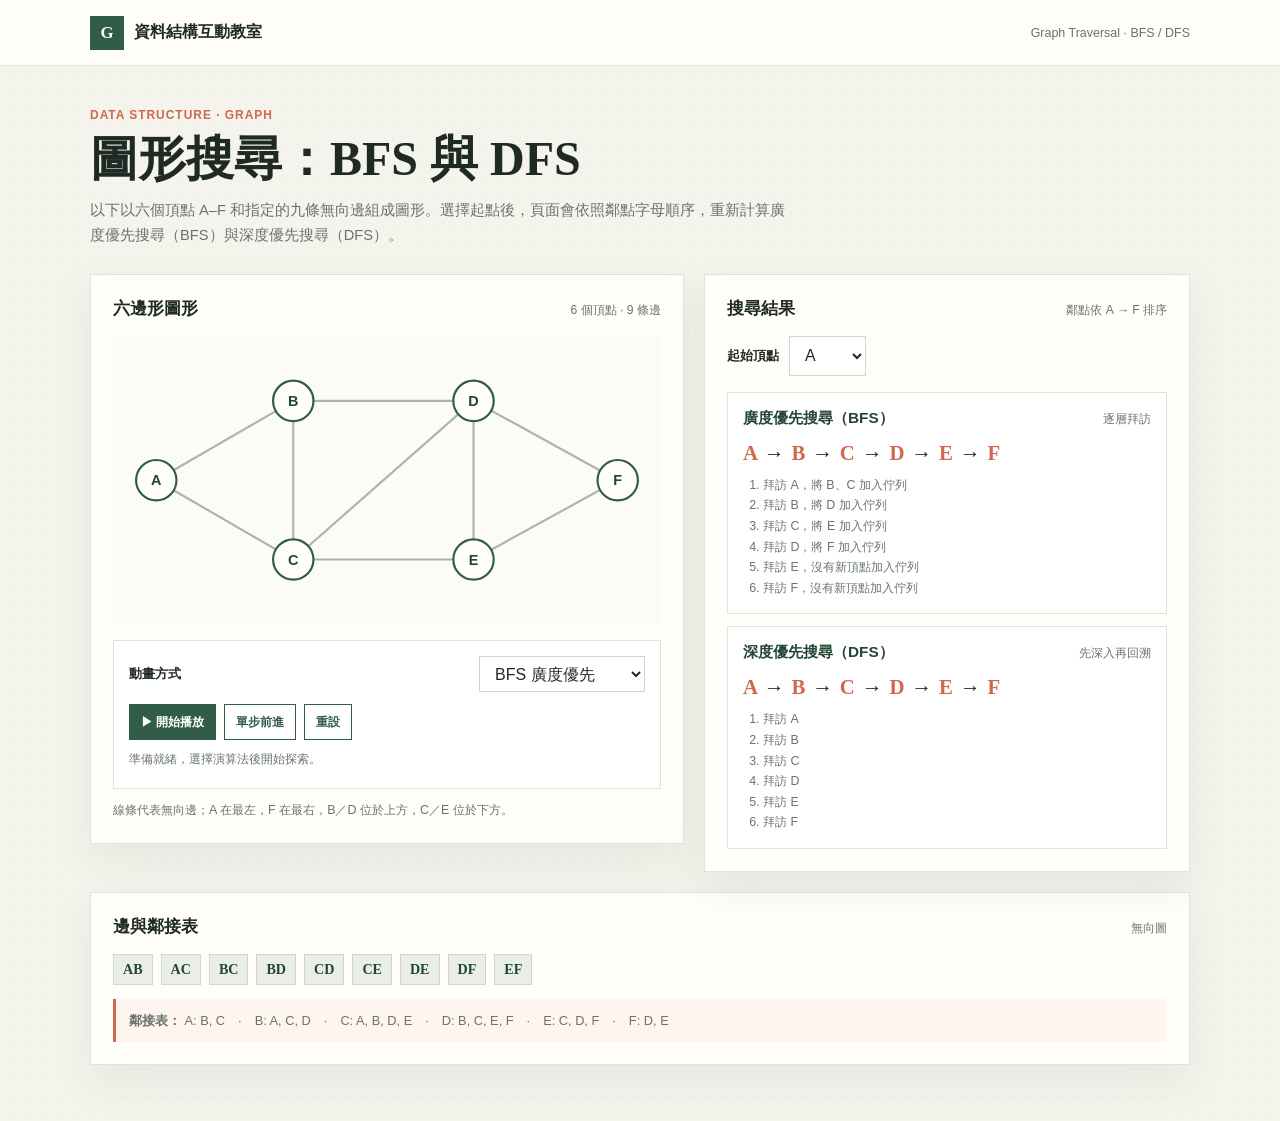
<file: index.html>
<!doctype html>
<html lang="zh-Hant">
<head>
  <meta charset="UTF-8">
  <meta http-equiv="refresh" content="0; url=/graph-traversal.html">
  <meta name="viewport" content="width=device-width, initial-scale=1.0">
  <title>圖形搜尋：BFS 與 DFS</title>
</head>
<body>
  <p>正在前往互動頁面；若沒有自動跳轉，請<a href="/graph-traversal.html">點此開啟 BFS／DFS 圖形搜尋</a>。</p>
</body>
</html>
</file>
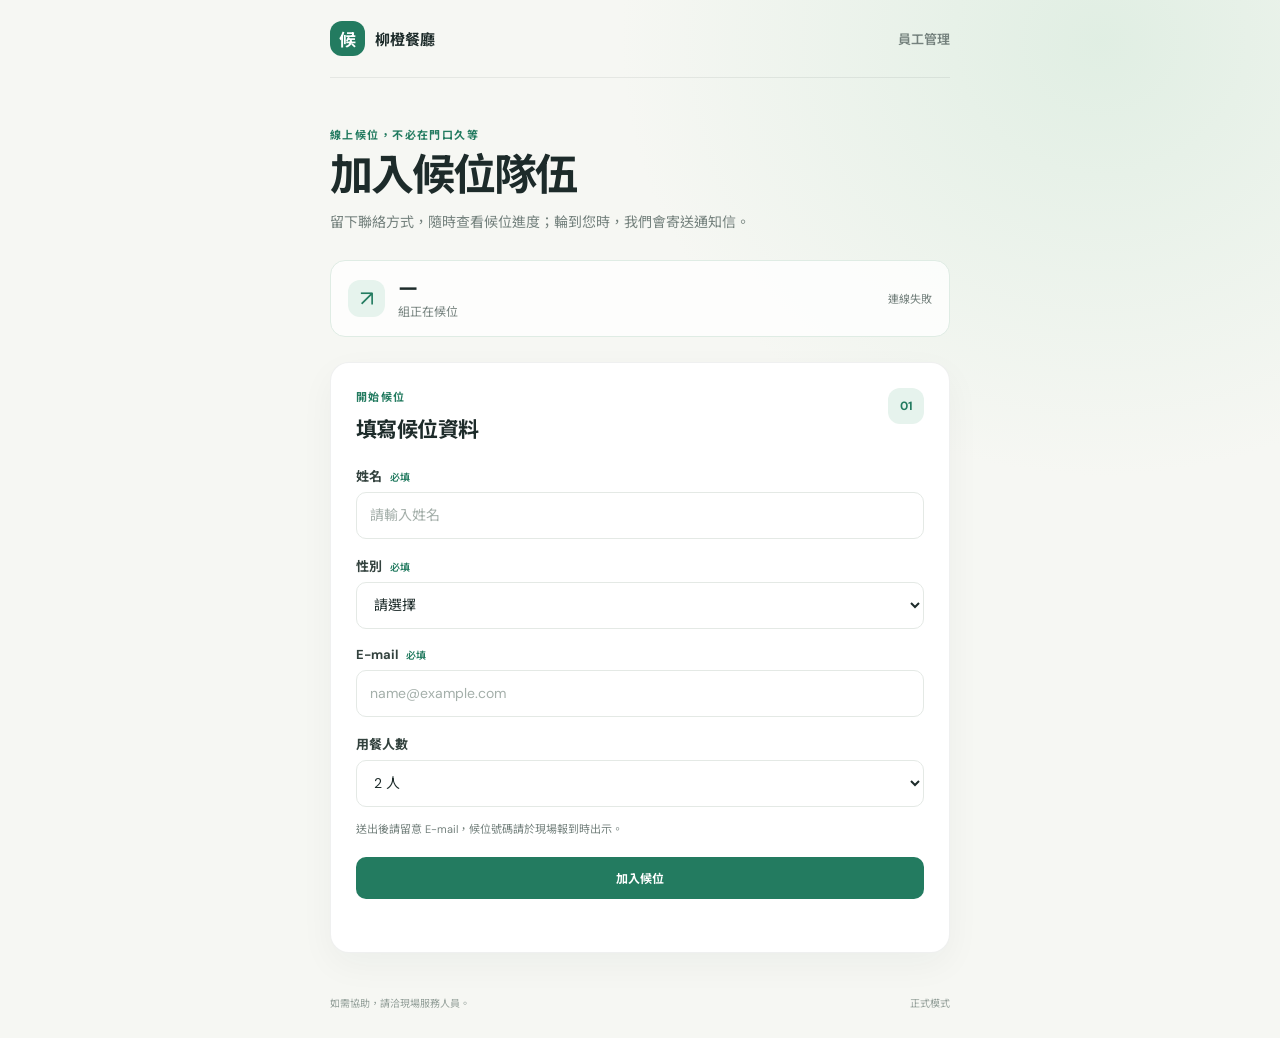
<file: waitlist/index.html>
<!doctype html>
<html lang="zh-Hant">
<head>
  <meta charset="utf-8">
  <meta name="viewport" content="width=device-width, initial-scale=1">
  <meta name="theme-color" content="#f6f7fb">
  <title>柳橙餐廳｜線上候位</title>
  <link rel="stylesheet" href="waitlist.css">
  <script src="app.js" defer></script>
</head>
<body data-page="customer">
  <main class="page customer-page">
    <header class="site-header">
      <a class="brand" href="./" aria-label="回到候位首頁">
        <span class="brand-mark" aria-hidden="true">候</span>
        <span class="brand-name" data-restaurant>柳橙餐廳</span>
      </a>
      <a class="header-link" href="staff.html">員工管理</a>
    </header>

    <section class="hero">
      <p class="eyebrow">線上候位，不必在門口久等</p>
      <h1>加入候位隊伍</h1>
      <p class="hero-copy">留下聯絡方式，隨時查看候位進度；輪到您時，我們會寄送通知信。</p>
      <div class="queue-count-card" aria-live="polite">
        <span class="count-icon" aria-hidden="true">↗</span>
        <span><strong id="queue-count">—</strong><small>組正在候位</small></span>
        <span id="connection-state" class="connection-state">連線中</span>
      </div>
    </section>

    <section class="panel form-panel" id="join-panel">
      <div class="section-heading">
        <div>
          <p class="eyebrow">開始候位</p>
          <h2>填寫候位資料</h2>
        </div>
        <span class="step-badge">01</span>
      </div>
      <form id="join-form">
        <label for="customer-name">姓名 <span class="required">必填</span></label>
        <input id="customer-name" name="name" type="text" maxlength="40" autocomplete="name" placeholder="請輸入姓名" required>

        <label for="customer-gender">性別 <span class="required">必填</span></label>
        <select id="customer-gender" name="gender" required>
          <option value="">請選擇</option>
          <option value="男">男</option>
          <option value="女">女</option>
          <option value="其他">其他</option>
          <option value="不透露">不透露</option>
        </select>

        <label for="customer-email">E-mail <span class="required">必填</span></label>
        <input id="customer-email" name="email" type="email" maxlength="254" autocomplete="email" placeholder="name@example.com" required>

        <label for="party-size">用餐人數</label>
        <select id="party-size" name="party_size">
          <option value="1">1 人</option>
          <option value="2" selected>2 人</option>
          <option value="3">3 人</option>
          <option value="4">4 人</option>
          <option value="5">5 人</option>
          <option value="6">6 人</option>
          <option value="7">7 人</option>
          <option value="8">8 人</option>
        </select>
        <p class="form-note">送出後請留意 E-mail，候位號碼請於現場報到時出示。</p>
        <button class="button button-primary button-wide" type="submit" id="join-submit">加入候位</button>
        <p class="feedback" id="join-feedback" role="status" aria-live="polite"></p>
      </form>
    </section>

    <section class="panel ticket-panel hidden" id="ticket-panel" aria-live="polite">
      <div class="ticket-top">
        <div>
          <p class="eyebrow">您的候位號碼</p>
          <div class="ticket-number" id="ticket-number">—</div>
        </div>
        <span class="status-pill" id="ticket-status">等候中</span>
      </div>
      <div class="ticket-details">
        <div><span>目前候位</span><strong id="ticket-total">— 組</strong></div>
        <div><span>您前面還有</span><strong id="ticket-ahead">— 組</strong></div>
        <div><span>用餐人數</span><strong id="ticket-party">— 人</strong></div>
      </div>
      <p class="ticket-hint" id="ticket-hint">候位進度每 5 秒更新一次。請留意您的電子郵件。</p>
      <button class="button button-secondary button-wide" type="button" id="leave-button">取消候位</button>
      <p class="feedback" id="ticket-feedback" role="status" aria-live="polite"></p>
    </section>

    <footer class="site-footer">
      <span>如需協助，請洽現場服務人員。</span>
      <span id="mode-label"></span>
    </footer>
  </main>
</body>
</html>
</file>
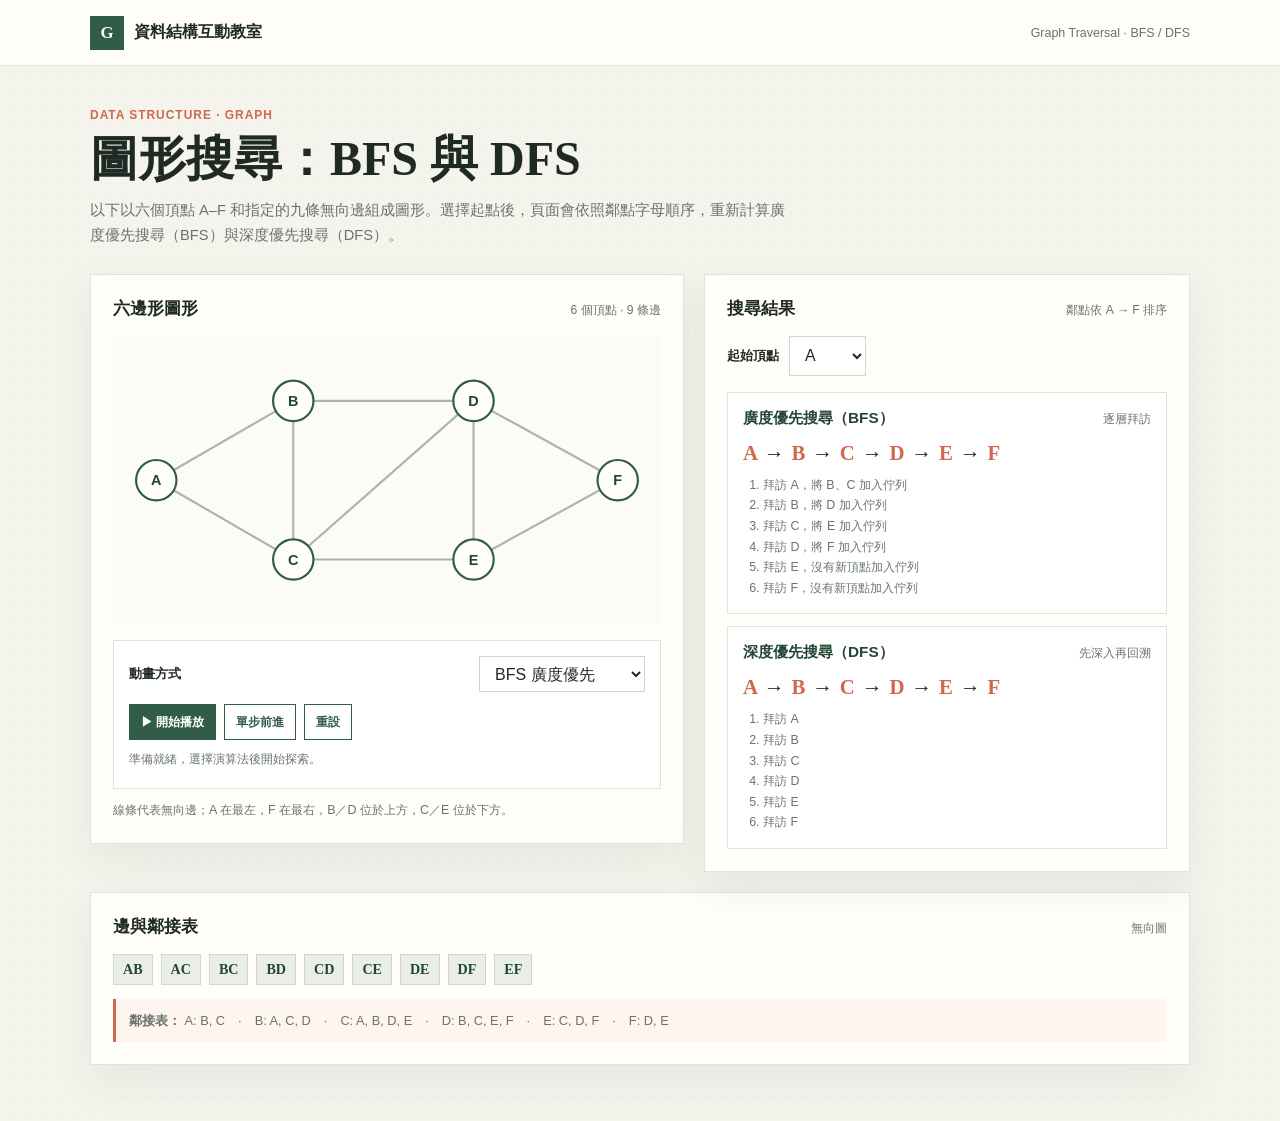
<file: graph-traversal.html>
<!doctype html>
<html lang="zh-Hant">
<head>
  <meta charset="UTF-8">
  <meta name="viewport" content="width=device-width, initial-scale=1.0">
  <meta name="theme-color" content="#f4f4ed">
  <title>圖形搜尋｜BFS 與 DFS</title>
  <style>
    :root {
      color-scheme: light;
      --ink: #202a25;
      --muted: #68746c;
      --paper: #f4f4ed;
      --surface: #fffefa;
      --line: #dfe3d9;
      --green: #315c48;
      --green-dark: #244735;
      --lime: #d9e6a5;
      --coral: #cf694d;
      --soft-green: #e9efe6;
      --shadow: 0 16px 40px rgba(36, 55, 44, 0.07);
    }

    * { box-sizing: border-box; }
    body {
      min-width: 320px;
      min-height: 100vh;
      margin: 0;
      color: var(--ink);
      background-color: var(--paper);
      background-image: radial-gradient(#dce3d7 0.7px, transparent 0.7px);
      background-size: 17px 17px;
      font-family: "Noto Sans TC", "Microsoft JhengHei", sans-serif;
    }
    button, select { font: inherit; }
    button, select { cursor: pointer; }
    .topbar {
      display: flex;
      min-height: 66px;
      align-items: center;
      justify-content: space-between;
      padding: 0 max(22px, calc((100vw - 1100px) / 2));
      border-bottom: 1px solid var(--line);
      background: rgba(255, 254, 250, 0.9);
    }
    .brand { display: flex; align-items: center; gap: 10px; font-weight: 800; }
    .brand-mark {
      display: grid;
      width: 34px;
      aspect-ratio: 1;
      place-items: center;
      color: white;
      background: var(--green);
      font-family: Georgia, serif;
      font-size: 1.05rem;
    }
    .topbar-note { color: var(--muted); font-size: 0.78rem; }
    main { width: min(1100px, calc(100% - 40px)); margin: 0 auto; padding: 42px 0 56px; }
    .intro { margin-bottom: 26px; }
    .eyebrow { margin: 0 0 10px; color: var(--coral); font-size: 0.75rem; font-weight: 800; letter-spacing: 0.08em; }
    h1 { margin: 0; font-family: Georgia, "Noto Serif TC", serif; font-size: clamp(2rem, 5vw, 3rem); line-height: 1.12; }
    .intro-copy { max-width: 700px; margin: 12px 0 0; color: var(--muted); font-size: 0.92rem; line-height: 1.7; }
    .workspace { display: grid; grid-template-columns: minmax(0, 1.1fr) minmax(290px, 0.9fr); gap: 20px; align-items: start; }
    .panel { border: 1px solid var(--line); background: var(--surface); box-shadow: var(--shadow); }
    .visualization, .results, .details { padding: 22px; }
    .section-title { display: flex; align-items: baseline; justify-content: space-between; gap: 10px; margin-bottom: 16px; }
    h2 { margin: 0; font-size: 1.05rem; }
    .section-title span, .subtle { color: var(--muted); font-size: 0.76rem; }
    .graph-wrap { width: 100%; overflow: hidden; background: #fbfcf8; }
    .graph { display: block; width: 100%; height: auto; }
    .edge { stroke: #aab7a7; stroke-width: 3; transition: stroke 220ms ease, stroke-width 220ms ease; }
    .edge.explored { stroke: var(--coral); stroke-width: 5; }
    .node-circle { fill: #fffefa; stroke: var(--green); stroke-width: 3; transition: fill 220ms ease, stroke 220ms ease; }
    .node-circle.visited { fill: var(--lime); }
    .node-circle.current { fill: var(--coral); stroke: #a84e37; }
    .node-text.current { fill: white; }
    .node-text { fill: var(--green-dark); font-size: 20px; font-weight: 800; text-anchor: middle; dominant-baseline: central; }
    .graph-caption { margin: 12px 0 0; color: var(--muted); font-size: 0.78rem; line-height: 1.6; }
    .animation-panel { margin-top: 16px; padding: 15px; border: 1px solid var(--line); background: white; }
    .animation-top { display: flex; align-items: center; justify-content: space-between; gap: 12px; }
    .animation-top label { font-size: 0.82rem; font-weight: 800; }
    .animation-top select { min-height: 36px; }
    .animation-buttons { display: flex; flex-wrap: wrap; gap: 8px; margin-top: 12px; }
    .animation-button {
      min-height: 36px;
      padding: 7px 11px;
      border: 1px solid var(--green);
      color: white;
      background: var(--green);
      font-size: 0.78rem;
      font-weight: 800;
    }
    .animation-button:hover { background: var(--green-dark); }
    .animation-button.secondary { color: var(--green); background: white; }
    .animation-button.secondary:hover { background: var(--soft-green); }
    .animation-status { min-height: 22px; margin: 11px 0 0; color: var(--muted); font-size: 0.78rem; }
    .controls { display: flex; align-items: center; gap: 10px; margin-bottom: 16px; }
    .controls label { font-size: 0.84rem; font-weight: 800; }
    select {
      min-height: 40px;
      padding: 7px 32px 7px 11px;
      border: 1px solid #cfd6cb;
      border-radius: 0;
      color: var(--ink);
      background: white;
    }
    select:focus { border-color: var(--green); outline: 3px solid rgba(49, 92, 72, 0.12); }
    .result-card { padding: 15px; border: 1px solid var(--line); background: white; }
    .result-card + .result-card { margin-top: 12px; }
    .result-heading { display: flex; align-items: baseline; justify-content: space-between; gap: 10px; }
    .result-heading h3 { margin: 0; color: var(--green-dark); font-size: 0.96rem; }
    .result-heading span { color: var(--muted); font-size: 0.72rem; }
    .sequence { margin: 12px 0 0; color: var(--ink); font-family: Georgia, serif; font-size: 1.3rem; font-weight: 700; letter-spacing: 0.04em; }
    .sequence span { color: var(--coral); }
    .steps { margin: 10px 0 0; padding-left: 20px; color: var(--muted); font-size: 0.78rem; line-height: 1.65; }
    .details { margin-top: 20px; }
    .edge-list { display: flex; flex-wrap: wrap; gap: 8px; margin: 12px 0 0; padding: 0; list-style: none; }
    .edge-list li { padding: 6px 9px; border: 1px solid #cfd8cb; color: var(--green-dark); background: var(--soft-green); font-family: Georgia, serif; font-size: 0.88rem; font-weight: 700; }
    .note { margin: 14px 0 0; padding: 11px 13px; border-left: 3px solid var(--coral); color: var(--muted); background: #fff5ef; font-size: 0.8rem; line-height: 1.65; }
    @media (max-width: 760px) {
      .workspace { grid-template-columns: 1fr; }
    }
    @media (max-width: 520px) {
      main { width: min(100% - 24px, 1100px); padding-top: 28px; }
      .topbar { padding: 0 14px; }
      .topbar-note { font-size: 0.68rem; }
      .visualization, .results, .details { padding: 16px; }
    }
  </style>
</head>
<body>
  <header class="topbar">
    <div class="brand"><span class="brand-mark">G</span><span>資料結構互動教室</span></div>
    <span class="topbar-note">Graph Traversal · BFS / DFS</span>
  </header>

  <main>
    <section class="intro">
      <p class="eyebrow">DATA STRUCTURE · GRAPH</p>
      <h1>圖形搜尋：BFS 與 DFS</h1>
      <p class="intro-copy">以下以六個頂點 A–F 和指定的九條無向邊組成圖形。選擇起點後，頁面會依照鄰點字母順序，重新計算廣度優先搜尋（BFS）與深度優先搜尋（DFS）。</p>
    </section>

    <div class="workspace">
      <section class="panel visualization" aria-labelledby="graph-title">
        <div class="section-title">
          <h2 id="graph-title">六邊形圖形</h2>
          <span>6 個頂點 · 9 條邊</span>
        </div>
        <div class="graph-wrap">
          <svg class="graph" viewBox="0 0 760 400" role="img" aria-labelledby="svg-title svg-description">
            <title id="svg-title">A 到 F 的無向圖</title>
            <desc id="svg-description">A 位於最左，B 和 C 分別位於第二欄上方與下方，D 和 E 位於第三欄上方與下方，F 位於最右。連線為 AB、AC、BC、BD、CD、CE、DE、DF、EF。</desc>
            <g aria-hidden="true">
              <line class="edge" data-edge="AB" x1="60" y1="200" x2="250" y2="90"/>
              <line class="edge" data-edge="AC" x1="60" y1="200" x2="250" y2="310"/>
              <line class="edge" data-edge="BC" x1="250" y1="90" x2="250" y2="310"/>
              <line class="edge" data-edge="BD" x1="250" y1="90" x2="500" y2="90"/>
              <line class="edge" data-edge="CD" x1="250" y1="310" x2="500" y2="90"/>
              <line class="edge" data-edge="CE" x1="250" y1="310" x2="500" y2="310"/>
              <line class="edge" data-edge="DE" x1="500" y1="90" x2="500" y2="310"/>
              <line class="edge" data-edge="DF" x1="500" y1="90" x2="700" y2="200"/>
              <line class="edge" data-edge="EF" x1="500" y1="310" x2="700" y2="200"/>
            </g>
            <g aria-hidden="true">
              <circle class="node-circle" data-node="A" cx="60" cy="200" r="28"/><text class="node-text" data-label="A" x="60" y="200">A</text>
              <circle class="node-circle" data-node="B" cx="250" cy="90" r="28"/><text class="node-text" data-label="B" x="250" y="90">B</text>
              <circle class="node-circle" data-node="C" cx="250" cy="310" r="28"/><text class="node-text" data-label="C" x="250" y="310">C</text>
              <circle class="node-circle" data-node="D" cx="500" cy="90" r="28"/><text class="node-text" data-label="D" x="500" y="90">D</text>
              <circle class="node-circle" data-node="E" cx="500" cy="310" r="28"/><text class="node-text" data-label="E" x="500" y="310">E</text>
              <circle class="node-circle" data-node="F" cx="700" cy="200" r="28"/><text class="node-text" data-label="F" x="700" y="200">F</text>
            </g>
          </svg>
        </div>
        <div class="animation-panel" aria-label="探索動畫控制">
          <div class="animation-top">
            <label for="animation-algorithm">動畫方式</label>
            <select id="animation-algorithm">
              <option value="bfs">BFS 廣度優先</option>
              <option value="dfs">DFS 深度優先</option>
            </select>
          </div>
          <div class="animation-buttons">
            <button class="animation-button" id="play-button" type="button">▶ 開始播放</button>
            <button class="animation-button secondary" id="step-button" type="button">單步前進</button>
            <button class="animation-button secondary" id="reset-button" type="button">重設</button>
          </div>
          <p class="animation-status" id="animation-status" aria-live="polite">準備就緒，選擇演算法後開始探索。</p>
        </div>
        <p class="graph-caption">線條代表無向邊；A 在最左，F 在最右，B／D 位於上方，C／E 位於下方。</p>
      </section>

      <section class="panel results" aria-labelledby="results-title">
        <div class="section-title">
          <h2 id="results-title">搜尋結果</h2>
          <span>鄰點依 A → F 排序</span>
        </div>
        <div class="controls">
          <label for="start-node">起始頂點</label>
          <select id="start-node" aria-label="選擇搜尋起始頂點">
            <option>A</option><option>B</option><option>C</option>
            <option>D</option><option>E</option><option>F</option>
          </select>
        </div>
        <article class="result-card" aria-live="polite">
          <div class="result-heading"><h3>廣度優先搜尋（BFS）</h3><span>逐層拜訪</span></div>
          <p class="sequence" id="bfs-sequence"></p>
          <ol class="steps" id="bfs-steps"></ol>
        </article>
        <article class="result-card" aria-live="polite">
          <div class="result-heading"><h3>深度優先搜尋（DFS）</h3><span>先深入再回溯</span></div>
          <p class="sequence" id="dfs-sequence"></p>
          <ol class="steps" id="dfs-steps"></ol>
        </article>
      </section>
    </div>

    <section class="panel details" aria-labelledby="edges-title">
      <div class="section-title">
        <h2 id="edges-title">邊與鄰接表</h2>
        <span>無向圖</span>
      </div>
      <ul class="edge-list" aria-label="圖形的九條邊">
        <li>AB</li><li>AC</li><li>BC</li><li>BD</li><li>CD</li>
        <li>CE</li><li>DE</li><li>DF</li><li>EF</li>
      </ul>
      <p class="note"><strong>鄰接表：</strong> A: B, C　·　B: A, C, D　·　C: A, B, D, E　·　D: B, C, E, F　·　E: C, D, F　·　F: D, E</p>
    </section>
  </main>

  <script>
    const graph = {
      A: ["B", "C"],
      B: ["A", "C", "D"],
      C: ["A", "B", "D", "E"],
      D: ["B", "C", "E", "F"],
      E: ["C", "D", "F"],
      F: ["D", "E"]
    };

    function breadthFirstSearch(start) {
      const visited = new Set([start]);
      const queue = [start];
      const order = [];
      const steps = [];
      const events = [{ node: start, parent: null }];

      while (queue.length > 0) {
        const current = queue.shift();
        order.push(current);
        const added = graph[current].filter((neighbor) => !visited.has(neighbor));
        added.forEach((neighbor) => {
          visited.add(neighbor);
          queue.push(neighbor);
          events.push({ node: neighbor, parent: current });
        });
        steps.push(`拜訪 ${current}${added.length ? `，將 ${added.join("、")} 加入佇列` : "，沒有新頂點加入佇列"}`);
      }
      return { order, steps, events };
    }

    function depthFirstSearch(start) {
      const visited = new Set();
      const order = [];
      const steps = [];
      const events = [];

      function visit(current, parent) {
        visited.add(current);
        order.push(current);
        steps.push(`拜訪 ${current}`);
        events.push({ node: current, parent });
        graph[current].forEach((neighbor) => {
          if (!visited.has(neighbor)) {
            visit(neighbor, current);
          }
        });
      }

      visit(start, null);
      return { order, steps, events };
    }

    function renderResult(prefix, result) {
      document.getElementById(`${prefix}-sequence`).innerHTML =
        result.order.map((node) => `<span>${node}</span>`).join(" → ");
      const steps = document.getElementById(`${prefix}-steps`);
      steps.replaceChildren(...result.steps.map((step) => {
        const item = document.createElement("li");
        item.textContent = step;
        return item;
      }));
    }

    function updateSearchResults() {
      const start = document.getElementById("start-node").value;
      renderResult("bfs", breadthFirstSearch(start));
      renderResult("dfs", depthFirstSearch(start));
      resetAnimation();
    }

    let animationIndex = 0;
    let animationTimer = null;

    function getAnimationEvents() {
      const start = document.getElementById("start-node").value;
      const algorithm = document.getElementById("animation-algorithm").value;
      return algorithm === "bfs"
        ? breadthFirstSearch(start).events
        : depthFirstSearch(start).events;
    }

    function updateAnimationStatus(message) {
      document.getElementById("animation-status").textContent = message;
    }

    function stopAnimation() {
      if (animationTimer !== null) {
        window.clearInterval(animationTimer);
        animationTimer = null;
      }
      document.getElementById("play-button").textContent = "▶ 開始播放";
    }

    function advanceAnimation() {
      const events = getAnimationEvents();
      if (animationIndex >= events.length) {
        stopAnimation();
        updateAnimationStatus("探索完成！");
        return;
      }

      const event = events[animationIndex];
      document.querySelectorAll(".node-circle").forEach((node) => {
        node.classList.toggle("visited", events.slice(0, animationIndex + 1)
          .some((visitedEvent) => visitedEvent.node === node.dataset.node));
        node.classList.toggle("current", node.dataset.node === event.node);
      });
      document.querySelectorAll(".node-text").forEach((label) => {
        label.classList.toggle("current", label.dataset.label === event.node);
      });
      document.querySelectorAll(".edge").forEach((edge) => edge.classList.remove("explored"));
      events.slice(1, animationIndex + 1).forEach(({ node, parent }) => {
        const edgeName = [parent, node].sort().join("");
        document.querySelector(`.edge[data-edge="${edgeName}"]`)?.classList.add("explored");
      });
      animationIndex += 1;
      updateAnimationStatus(`探索第 ${animationIndex}／${events.length} 個頂點：${event.node}`);

      if (animationIndex === events.length) {
        stopAnimation();
        updateAnimationStatus(`探索完成！拜訪順序：${events.map(({ node }) => node).join(" → ")}`);
      }
    }

    function resetAnimation() {
      stopAnimation();
      animationIndex = 0;
      document.querySelectorAll(".node-circle").forEach((node) => {
        node.classList.remove("visited", "current");
      });
      document.querySelectorAll(".node-text").forEach((label) => label.classList.remove("current"));
      document.querySelectorAll(".edge").forEach((edge) => edge.classList.remove("explored"));
      updateAnimationStatus("準備就緒，選擇演算法後開始探索。");
    }

    document.getElementById("play-button").addEventListener("click", () => {
      if (animationTimer !== null) {
        stopAnimation();
        updateAnimationStatus("動畫已暫停。");
        return;
      }
      if (animationIndex >= getAnimationEvents().length) resetAnimation();
      document.getElementById("play-button").textContent = "⏸ 暫停";
      advanceAnimation();
      if (animationIndex < getAnimationEvents().length) {
        animationTimer = window.setInterval(advanceAnimation, 850);
      }
    });
    document.getElementById("step-button").addEventListener("click", () => {
      stopAnimation();
      advanceAnimation();
    });
    document.getElementById("reset-button").addEventListener("click", resetAnimation);
    document.getElementById("animation-algorithm").addEventListener("change", resetAnimation);
    document.getElementById("start-node").addEventListener("change", updateSearchResults);
    updateSearchResults();
  </script>
</body>
</html>
</file>
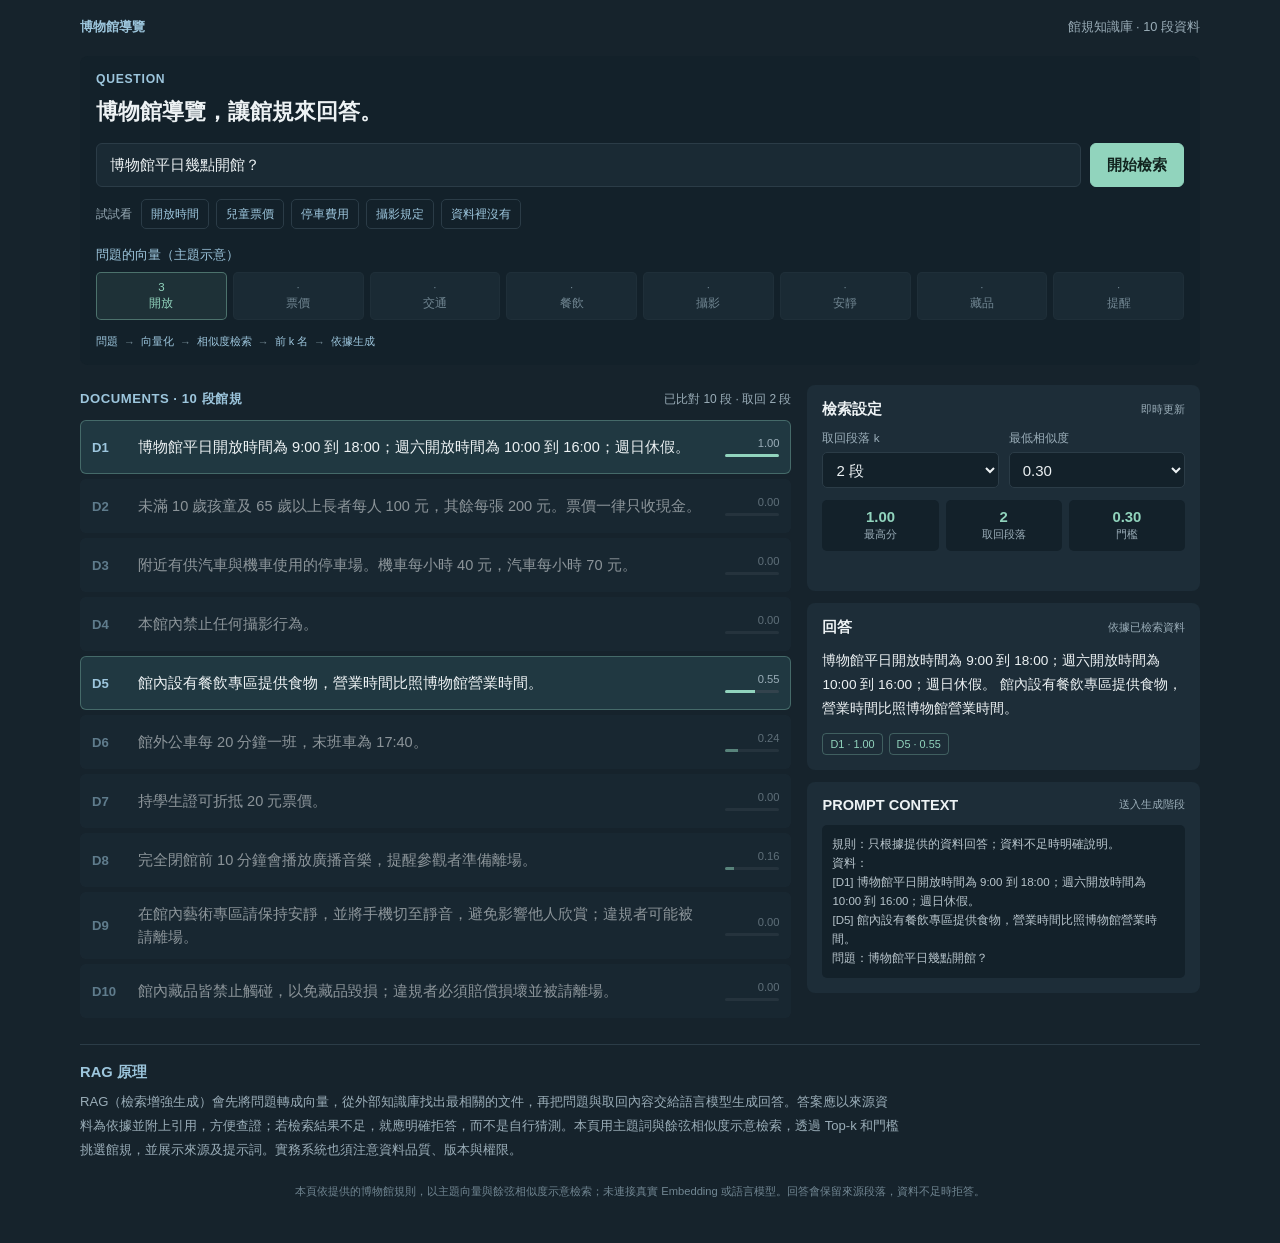
<file: museum-rag.html>
<!doctype html>
<html lang="zh-Hant">
<head>
  <meta charset="UTF-8">
  <meta name="viewport" content="width=device-width, initial-scale=1.0">
  <meta name="theme-color" content="#16232c">
  <title>RAG 博物館導覽｜增強檢索示範</title>
  <style>
    :root {
      color-scheme: dark;
      --page: #16232c;
      --surface: #1d2d38;
      --surface-raised: #21333f;
      --surface-deep: #13212a;
      --line: #2b3c47;
      --ink: #edf2f4;
      --muted: #9aadb8;
      --faint: #718692;
      --blue: #9dc6dd;
      --mint: #91d4bd;
      --amber: #e7c783;
      --rose: #e3a293;
      --radius: 8px;
    }

    * { box-sizing: border-box; }
    .visually-hidden { position: absolute; width: 1px; height: 1px; padding: 0; overflow: hidden; clip: rect(0, 0, 0, 0); white-space: nowrap; border: 0; }
    body {
      min-width: 320px;
      min-height: 100vh;
      margin: 0;
      color: var(--ink);
      background: var(--page);
      font-family: "Noto Sans TC", "Microsoft JhengHei", sans-serif;
      font-size: 15px;
    }
    button, input, select { font: inherit; }
    button, select { cursor: pointer; }
    button:focus-visible, input:focus-visible, select:focus-visible { outline: 2px solid var(--blue); outline-offset: 3px; }
    .topbar {
      display: flex;
      min-height: 54px;
      align-items: center;
      justify-content: space-between;
      gap: 16px;
      width: min(1120px, calc(100% - 36px));
      margin: 0 auto;
      color: var(--muted);
      font-size: 0.8rem;
    }
    .topbar-brand { color: var(--blue); font-weight: 700; }
    .topbar-note { text-align: right; }
    main { width: min(1120px, calc(100% - 36px)); margin: 0 auto; padding: 2px 0 42px; }
    .question-panel { padding: 16px; border-radius: var(--radius); background: var(--surface-deep); }
    .eyebrow, .section-kicker { margin: 0; color: var(--blue); font-size: 0.76rem; font-weight: 700; letter-spacing: 0.06em; }
    h1 { margin: 10px 0 16px; font-size: 1.35rem; line-height: 1.45; }
    .query-form { display: grid; grid-template-columns: minmax(0, 1fr) auto; gap: 9px; }
    .query-input {
      width: 100%;
      min-height: 44px;
      padding: 10px 13px;
      border: 1px solid var(--line);
      border-radius: 6px;
      color: var(--ink);
      background: #1a2a34;
    }
    .query-input::placeholder { color: var(--faint); }
    .primary-button {
      min-height: 44px;
      padding: 9px 16px;
      border: 1px solid var(--mint);
      border-radius: 6px;
      color: #12241f;
      background: var(--mint);
      font-weight: 800;
      transition: filter 140ms ease, transform 140ms ease;
    }
    .primary-button:hover { filter: brightness(1.06); transform: translateY(-1px); }
    .examples { display: flex; flex-wrap: wrap; align-items: center; gap: 7px; margin-top: 12px; }
    .examples-label { margin-right: 2px; color: var(--muted); font-size: 0.76rem; }
    .example-button {
      min-height: 30px;
      padding: 5px 9px;
      border: 1px solid var(--line);
      border-radius: 5px;
      color: var(--blue);
      background: transparent;
      font-size: 0.76rem;
    }
    .example-button:hover { border-color: var(--blue); background: rgba(157, 198, 221, 0.08); }
    .axis-label { margin: 18px 0 8px; color: var(--blue); font-size: 0.79rem; }
    .axes { display: grid; grid-template-columns: repeat(8, minmax(0, 1fr)); gap: 6px; }
    .axis {
      display: grid;
      min-height: 48px;
      place-content: center;
      gap: 3px;
      border: 1px solid rgba(255,255,255,0.025);
      border-radius: 5px;
      color: var(--faint);
      background: #1a2a34;
      text-align: center;
      transition: color 180ms ease, background 180ms ease, border-color 180ms ease;
    }
    .axis span:first-child { font-size: 0.72rem; }
    .axis span:last-child { font-size: 0.72rem; }
    .axis.active { border-color: rgba(145, 212, 189, 0.4); color: var(--mint); background: rgba(145, 212, 189, 0.09); }
    .workspace { display: grid; grid-template-columns: minmax(0, 1.45fr) minmax(260px, 0.8fr); gap: 16px; align-items: start; margin-top: 20px; }
    .documents-section { min-width: 0; }
    .section-heading { display: flex; align-items: baseline; justify-content: space-between; gap: 12px; margin: 5px 0 12px; }
    .section-heading h2 { margin: 0; color: var(--blue); font-size: 0.82rem; font-weight: 700; letter-spacing: 0.04em; }
    .section-heading span { color: var(--muted); font-size: 0.75rem; }
    .document-list { display: grid; gap: 5px; }
    .document {
      display: grid;
      grid-template-columns: 35px minmax(0, 1fr) 64px;
      align-items: center;
      gap: 11px;
      min-height: 54px;
      padding: 10px 11px;
      border: 1px solid transparent;
      border-radius: 6px;
      background: var(--surface);
      transition: background 180ms ease, border-color 180ms ease, opacity 180ms ease;
    }
    .document.retrieved { border-color: rgba(145, 212, 189, 0.32); background: #203841; }
    .document.dimmed { opacity: 0.55; }
    .document-id { color: var(--blue); font-size: 0.82rem; font-weight: 800; }
    .document-text { color: var(--ink); font-size: 0.91rem; line-height: 1.55; overflow-wrap: anywhere; }
    .score-wrap { display: grid; justify-items: end; gap: 5px; }
    .score { color: var(--muted); font-size: 0.7rem; font-variant-numeric: tabular-nums; }
    .score-bar { width: 54px; height: 3px; overflow: hidden; border-radius: 2px; background: #33434d; }
    .score-bar span { display: block; height: 100%; background: var(--mint); transition: width 240ms ease; }
    .side-column { display: grid; gap: 12px; }
    .side-panel { padding: 15px; border-radius: var(--radius); background: var(--surface); }
    .panel-heading { display: flex; align-items: center; justify-content: space-between; gap: 10px; margin-bottom: 12px; }
    .panel-heading h2 { margin: 0; font-size: 0.91rem; }
    .panel-heading span { color: var(--muted); font-size: 0.7rem; }
    .controls { display: grid; grid-template-columns: 1fr 1fr; gap: 10px; }
    .control { display: grid; gap: 6px; }
    .control label { color: var(--muted); font-size: 0.73rem; }
    .control select { width: 100%; min-height: 36px; padding: 6px 9px; border: 1px solid var(--line); border-radius: 5px; color: var(--ink); background: var(--surface-deep); }
    .stats { display: grid; grid-template-columns: repeat(3, 1fr); gap: 7px; margin-top: 12px; }
    .stat { padding: 9px 7px; border-radius: 5px; background: var(--surface-deep); text-align: center; }
    .stat strong { display: block; color: var(--mint); font-size: 0.93rem; font-variant-numeric: tabular-nums; }
    .stat span { display: block; margin-top: 3px; color: var(--muted); font-size: 0.66rem; }
    .answer-copy { margin: 0; color: var(--ink); font-size: 0.85rem; line-height: 1.75; }
    .answer-empty { color: var(--muted); }
    .source-list { display: flex; flex-wrap: wrap; gap: 6px; margin-top: 12px; }
    .source-chip { padding: 4px 7px; border: 1px solid rgba(145, 212, 189, 0.3); border-radius: 4px; color: var(--mint); font-size: 0.68rem; }
    .prompt-preview { margin: 0; padding: 10px; border-radius: 5px; color: #b8c5cc; background: var(--surface-deep); font-size: 0.72rem; line-height: 1.65; white-space: pre-wrap; overflow-wrap: anywhere; }
    .pipeline { display: flex; flex-wrap: wrap; align-items: center; gap: 6px; margin-top: 15px; color: var(--faint); font-size: 0.68rem; }
    .pipeline span { color: var(--blue); }
    .pipeline b { color: var(--faint); font-weight: 400; }
    .notice { min-height: 1.4em; margin: 9px 0 0; color: var(--amber); font-size: 0.72rem; }
    footer { margin-top: 22px; color: var(--faint); font-size: 0.7rem; line-height: 1.6; text-align: center; }
      .rag-explainer { margin-top: 26px; padding-top: 18px; border-top: 1px solid var(--line); }
      .rag-explainer h2 { margin: 0 0 8px; color: var(--blue); font-size: 0.92rem; }
      .rag-explainer p { max-width: 820px; margin: 0; color: var(--muted); font-size: 0.82rem; line-height: 1.8; }
    @keyframes arrive { from { opacity: 0; transform: translateY(8px); } to { opacity: 1; transform: translateY(0); } }
    .question-panel { animation: arrive 420ms ease-out both; }
    .workspace { animation: arrive 520ms 70ms ease-out both; }
    @media (max-width: 760px) {
      .workspace { grid-template-columns: 1fr; }
      .side-column { grid-template-columns: repeat(2, minmax(0, 1fr)); }
      .side-panel:last-child { grid-column: 1 / -1; }
    }
    @media (max-width: 520px) {
      .topbar, main { width: calc(100% - 24px); }
      .topbar { min-height: 48px; font-size: 0.72rem; }
      main { padding-top: 4px; }
      .question-panel { padding: 13px; }
      h1 { margin: 8px 0 12px; font-size: 1.19rem; }
      .query-form { grid-template-columns: 1fr; }
      .query-form .primary-button { width: 100%; }
      .axes { gap: 4px; }
      .axis { min-height: 44px; }
      .axis span:first-child, .axis span:last-child { font-size: 0.64rem; }
      .workspace { gap: 14px; margin-top: 16px; }
      .document { grid-template-columns: 30px minmax(0, 1fr) 48px; gap: 8px; padding: 9px 8px; }
      .document-text { font-size: 0.83rem; }
      .score-bar { width: 42px; }
      .side-column { grid-template-columns: 1fr; }
      .side-panel:last-child { grid-column: auto; }
    }
    @media (prefers-reduced-motion: reduce) { *, *::before, *::after { animation-duration: 0.01ms !important; transition-duration: 0.01ms !important; } }
  </style>
</head>
<body>
  <header class="topbar">
    <span class="topbar-brand">博物館導覽</span>
    <span class="topbar-note">館規知識庫 · 10 段資料</span>
  </header>

  <main>
    <section class="question-panel" aria-labelledby="page-title">
      <p class="eyebrow">QUESTION</p>
      <h1 id="page-title">博物館導覽，讓館規來回答。</h1>
      <form class="query-form" id="query-form">
        <label class="visually-hidden" for="query">輸入博物館問題</label>
        <input class="query-input" id="query" name="query" type="search" maxlength="120" placeholder="例如：博物館平日幾點開館？" autocomplete="off" value="博物館平日幾點開館？">
        <button class="primary-button" type="submit">開始檢索</button>
      </form>
      <div class="examples" aria-label="範例問題">
        <span class="examples-label">試試看</span>
        <button class="example-button" type="button" data-query="博物館平日幾點開館？">開放時間</button>
        <button class="example-button" type="button" data-query="未滿10歲的兒童票價多少？">兒童票價</button>
        <button class="example-button" type="button" data-query="附近停車場一小時多少錢？">停車費用</button>
        <button class="example-button" type="button" data-query="館內可以拍照嗎？">攝影規定</button>
        <button class="example-button" type="button" data-query="有沒有語音導覽服務？">資料裡沒有</button>
      </div>
      <p class="axis-label">問題的向量（主題示意）</p>
      <div class="axes" id="axes" aria-label="問題向量主題分布"></div>
      <div class="pipeline" aria-label="RAG 流程"><span>問題</span><b>→</b><span>向量化</span><b>→</b><span>相似度檢索</span><b>→</b><span>前 k 名</span><b>→</b><span>依據生成</span></div>
    </section>

    <div class="workspace">
      <section class="documents-section" aria-labelledby="documents-title">
        <div class="section-heading">
          <h2 id="documents-title">DOCUMENTS · 10 段館規</h2>
          <span id="retrieval-status" aria-live="polite">尚未檢索</span>
        </div>
        <div class="document-list" id="document-list"></div>
      </section>

      <aside class="side-column" aria-label="檢索結果與回答">
        <section class="side-panel" aria-labelledby="settings-title">
          <div class="panel-heading"><h2 id="settings-title">檢索設定</h2><span>即時更新</span></div>
          <div class="controls">
            <div class="control"><label for="top-k">取回段落 k</label><select id="top-k"><option value="1">1 段</option><option value="2" selected>2 段</option><option value="3">3 段</option><option value="4">4 段</option></select></div>
            <div class="control"><label for="threshold">最低相似度</label><select id="threshold"><option value="0.20">0.20</option><option value="0.30" selected>0.30</option><option value="0.45">0.45</option><option value="0.60">0.60</option></select></div>
          </div>
          <div class="stats" aria-label="檢索統計">
            <div class="stat"><strong id="top-score">—</strong><span>最高分</span></div>
            <div class="stat"><strong id="returned-count">0</strong><span>取回段落</span></div>
            <div class="stat"><strong id="threshold-value">0.30</strong><span>門檻</span></div>
          </div>
          <p class="notice" id="notice" role="status" aria-live="polite"></p>
        </section>

        <section class="side-panel" aria-labelledby="answer-title">
          <div class="panel-heading"><h2 id="answer-title">回答</h2><span>依據已檢索資料</span></div>
          <p class="answer-copy answer-empty" id="answer">輸入問題並開始檢索，回答會附上來源段落。</p>
          <div class="source-list" id="sources"></div>
        </section>

        <section class="side-panel" aria-labelledby="prompt-title">
          <div class="panel-heading"><h2 id="prompt-title">PROMPT CONTEXT</h2><span>送入生成階段</span></div>
          <p class="prompt-preview" id="prompt-preview">等待檢索資料…</p>
        </section>
      </aside>
    </div>
    </div>
    <section class="rag-explainer" aria-labelledby="rag-explainer-title">
      <h2 id="rag-explainer-title">RAG 原理</h2>
      <p>RAG（檢索增強生成）會先將問題轉成向量，從外部知識庫找出最相關的文件，再把問題與取回內容交給語言模型生成回答。答案應以來源資料為依據並附上引用，方便查證；若檢索結果不足，就應明確拒答，而不是自行猜測。本頁用主題詞與餘弦相似度示意檢索，透過 Top-k 和門檻挑選館規，並展示來源及提示詞。實務系統也須注意資料品質、版本與權限。</p>
    </section>
    <footer>本頁依提供的博物館規則，以主題向量與餘弦相似度示意檢索；未連接真實 Embedding 或語言模型。回答會保留來源段落，資料不足時拒答。</footer>
  </main>

  <script>
    const AXES = [
      { label: "開放", terms: ["開館", "開放", "營業", "開到", "幾點", "時間", "平日", "週一", "週二", "週三", "週四", "週五", "週六", "星期六", "週日", "星期日", "休假", "休館", "閉館", "末班車"] },
      { label: "票價", terms: ["票", "票價", "門票", "票券", "孩童", "兒童", "小孩", "長者", "老人", "歲", "現金", "付款", "多少錢", "幾元", "一人", "一張", "元"] },
      { label: "交通", terms: ["停車", "停車場", "汽車", "機車", "公車", "巴士", "末班車", "班車", "車費", "一小時", "每小時", "小時", "分鐘", "附近"] },
      { label: "餐飲", terms: ["餐飲", "餐飲專區", "餐廳", "食物", "用餐", "餐點", "吃飯", "飲食"] },
      { label: "攝影", terms: ["攝影", "拍照", "拍攝", "相機", "照片", "錄影", "錄音"] },
      { label: "安靜", terms: ["安靜", "靜音", "手機", "藝術專區", "欣賞", "音量", "吵", "聲音", "請離場"] },
      { label: "藏品", terms: ["藏品", "收藏", "觸碰", "碰觸", "毀損", "損壞", "賠償", "請離場"] },
      { label: "提醒", terms: ["廣播", "音樂", "閉館前", "提醒", "提示", "準備離場", "離場", "十分鐘", "10分鐘"] }
    ];
    const DOCS = [
      { id: "D1", text: "博物館平日開放時間為 9:00 到 18:00；週六開放時間為 10:00 到 16:00；週日休假。" },
      { id: "D2", text: "未滿 10 歲孩童及 65 歲以上長者每人 100 元，其餘每張 200 元。票價一律只收現金。" },
      { id: "D3", text: "附近有供汽車與機車使用的停車場。機車每小時 40 元，汽車每小時 70 元。" },
      { id: "D4", text: "本館內禁止任何攝影行為。" },
      { id: "D5", text: "館內設有餐飲專區提供食物，營業時間比照博物館營業時間。" },
      { id: "D6", text: "館外公車每 20 分鐘一班，末班車為 17:40。" },
      { id: "D7", text: "持學生證可折抵 20 元票價。" },
      { id: "D8", text: "完全閉館前 10 分鐘會播放廣播音樂，提醒參觀者準備離場。" },
      { id: "D9", text: "在館內藝術專區請保持安靜，並將手機切至靜音，避免影響他人欣賞；違規者可能被請離場。" },
      { id: "D10", text: "館內藏品皆禁止觸碰，以免藏品毀損；違規者必須賠償損壞並被請離場。" }
    ];
    const queryInput = document.querySelector("#query");
    const axesRoot = document.querySelector("#axes");
    const documentsRoot = document.querySelector("#document-list");
    const notice = document.querySelector("#notice");
    let currentQuery = "";
    let currentResults = [];

    function countHits(text, terms) {
      return terms.reduce((total, term) => total + (text.includes(term) ? 1 : 0), 0);
    }

    function embed(text) {
      return AXES.map((axis) => countHits(text, axis.terms));
    }

    function cosine(left, right) {
      const dot = left.reduce((total, value, index) => total + value * right[index], 0);
      const leftNorm = Math.sqrt(left.reduce((total, value) => total + value * value, 0));
      const rightNorm = Math.sqrt(right.reduce((total, value) => total + value * value, 0));
      return leftNorm && rightNorm ? dot / (leftNorm * rightNorm) : 0;
    }

    function renderAxes(vector) {
      axesRoot.replaceChildren();
      AXES.forEach((axis, index) => {
        const cell = document.createElement("div");
        cell.className = `axis${vector[index] ? " active" : ""}`;
        cell.innerHTML = `<span>${vector[index] || "·"}</span><span>${axis.label}</span>`;
        axesRoot.append(cell);
      });
    }

    function scoreDocuments(vector) {
      const activeTopics = vector.filter((value) => value > 0).length;
      return DOCS.map((doc) => {
        const docVector = embed(doc.text);
        const coveredTopics = vector.reduce((total, value, index) => total + (value > 0 && docVector[index] > 0 ? 1 : 0), 0);
        const coverage = activeTopics ? coveredTopics / activeTopics : 0;
        return { ...doc, score: cosine(vector, docVector) * coverage * coverage };
      })
        .sort((left, right) => right.score - left.score || left.id.localeCompare(right.id));
    }

    function selectedResults(ranked) {
      const k = Number(document.querySelector("#top-k").value);
      const threshold = Number(document.querySelector("#threshold").value);
      return ranked.slice(0, k).filter((doc) => doc.score >= threshold);
    }

    function renderDocuments(ranked, selected) {
      const selectedIds = new Set(selected.map((doc) => doc.id));
      const scores = new Map(ranked.map((doc) => [doc.id, doc.score]));
      documentsRoot.replaceChildren();
      DOCS.forEach((doc) => {
        const score = scores.get(doc.id) || 0;
        const row = document.createElement("article");
        row.className = `document${selectedIds.has(doc.id) ? " retrieved" : ""}${currentQuery && !selectedIds.has(doc.id) ? " dimmed" : ""}`;
        const id = document.createElement("strong");
        id.className = "document-id";
        id.textContent = doc.id;
        const text = document.createElement("span");
        text.className = "document-text";
        text.textContent = doc.text;
        const scoreWrap = document.createElement("span");
        scoreWrap.className = "score-wrap";
        const scoreText = document.createElement("span");
        scoreText.className = "score";
        scoreText.textContent = currentQuery ? score.toFixed(2) : "—";
        const bar = document.createElement("span");
        bar.className = "score-bar";
        const fill = document.createElement("span");
        fill.style.width = `${Math.round(score * 100)}%`;
        bar.append(fill);
        scoreWrap.append(scoreText, bar);
        row.append(id, text, scoreWrap);
        documentsRoot.append(row);
      });
    }

    function buildAnswer(results) {
      const answer = document.querySelector("#answer");
      const sources = document.querySelector("#sources");
      sources.replaceChildren();
      answer.classList.remove("answer-empty");
      if (!results.length) {
        answer.textContent = "目前資料中找不到足以回答這個問題的段落。為避免猜測，先不提供答案。";
        return;
      }
      answer.textContent = results.map((doc) => doc.text).join(" ");
      results.forEach((doc) => {
        const chip = document.createElement("span");
        chip.className = "source-chip";
        chip.textContent = `${doc.id} · ${doc.score.toFixed(2)}`;
        sources.append(chip);
      });
    }

    function updatePrompt(results) {
      const context = results.length ? results.map((doc) => `[${doc.id}] ${doc.text}`).join("\n") : "（沒有通過相似度門檻的資料）";
      document.querySelector("#prompt-preview").textContent = `規則：只根據提供的資料回答；資料不足時明確說明。\n資料：\n${context}\n問題：${currentQuery}`;
    }

    function update() {
      currentQuery = queryInput.value.trim();
      const vector = embed(currentQuery);
      renderAxes(vector);
      const ranked = scoreDocuments(vector);
      currentResults = currentQuery ? selectedResults(ranked) : [];
      renderDocuments(ranked, currentResults);
      buildAnswer(currentQuery ? currentResults : []);
      updatePrompt(currentQuery ? currentResults : []);
      const maxScore = currentQuery ? ranked[0].score : 0;
      document.querySelector("#top-score").textContent = currentQuery ? maxScore.toFixed(2) : "—";
      document.querySelector("#returned-count").textContent = String(currentResults.length);
      document.querySelector("#threshold-value").textContent = Number(document.querySelector("#threshold").value).toFixed(2);
      document.querySelector("#retrieval-status").textContent = currentQuery ? `已比對 10 段 · 取回 ${currentResults.length} 段` : "尚未檢索";
      notice.textContent = currentQuery && vector.every((value) => value === 0)
        ? "這個教學向量沒有命中已設定的主題詞；真實 Embedding 不使用這份同義詞表。"
        : currentQuery && !currentResults.length
          ? "最高相似度未達門檻，系統選擇拒答。"
          : "";
    }

    document.querySelector("#query-form").addEventListener("submit", (event) => {
      event.preventDefault();
      update();
    });
    document.querySelectorAll(".example-button").forEach((button) => {
      button.addEventListener("click", () => {
        queryInput.value = button.dataset.query;
        update();
        queryInput.focus();
      });
    });
    document.querySelector("#top-k").addEventListener("change", update);
    document.querySelector("#threshold").addEventListener("change", update);
    renderDocuments(DOCS.map((doc) => ({ ...doc, score: 0 })), []);
    update();
  </script>
</body>
</html>
</file>
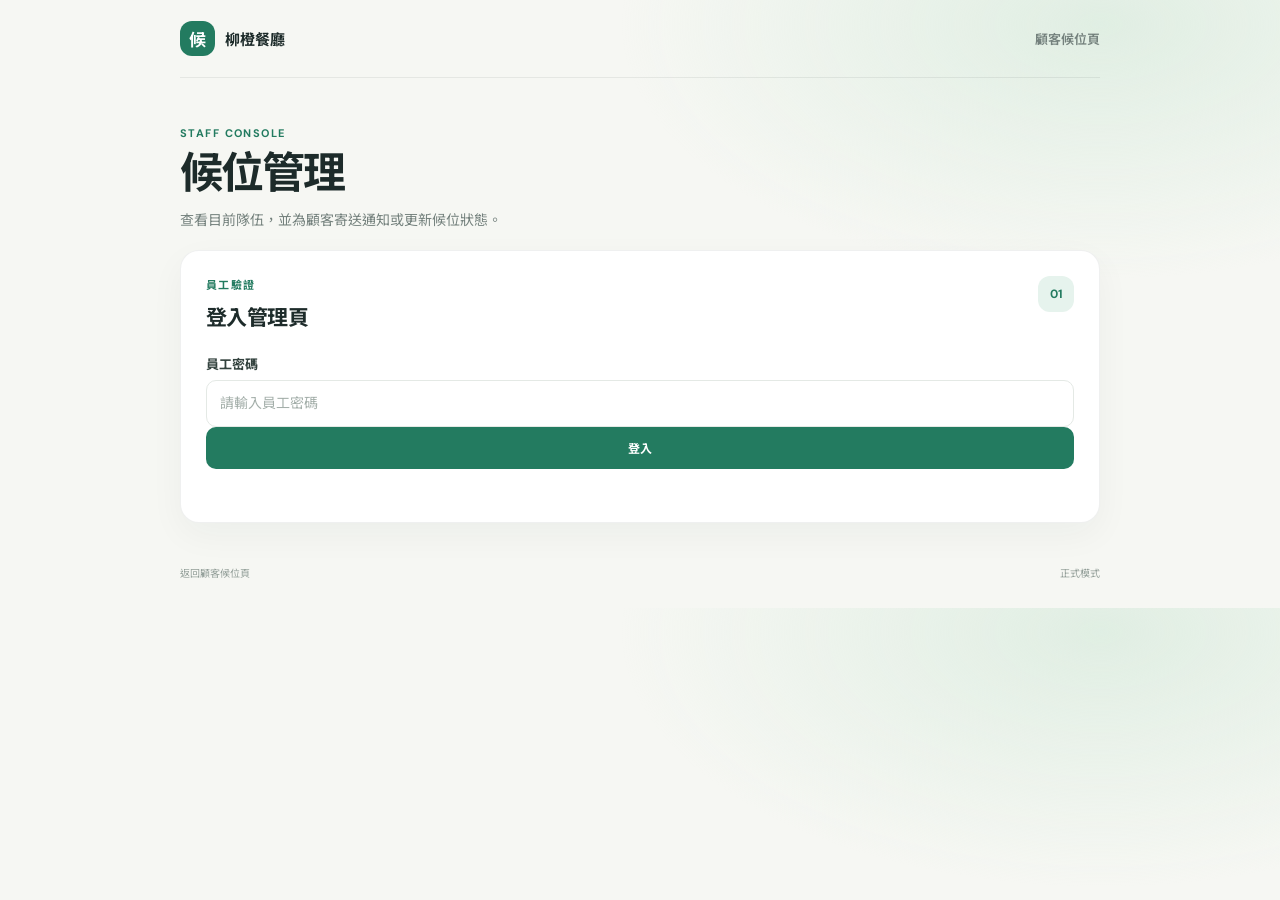
<file: waitlist/staff.html>
<!doctype html>
<html lang="zh-Hant">
<head>
  <meta charset="utf-8">
  <meta name="viewport" content="width=device-width, initial-scale=1">
  <meta name="theme-color" content="#f6f7fb">
  <title>柳橙餐廳｜員工候位管理</title>
  <link rel="stylesheet" href="waitlist.css">
  <script src="app.js" defer></script>
</head>
<body data-page="staff">
  <main class="page staff-page">
    <header class="site-header">
      <a class="brand" href="./" aria-label="回到顧客候位頁">
        <span class="brand-mark" aria-hidden="true">候</span>
        <span class="brand-name" data-restaurant>柳橙餐廳</span>
      </a>
      <a class="header-link" href="./">顧客候位頁</a>
    </header>

    <section class="hero staff-hero">
      <p class="eyebrow">STAFF CONSOLE</p>
      <h1>候位管理</h1>
      <p class="hero-copy">查看目前隊伍，並為顧客寄送通知或更新候位狀態。</p>
    </section>

    <section class="panel login-panel" id="staff-login-panel">
      <div class="section-heading">
        <div>
          <p class="eyebrow">員工驗證</p>
          <h2>登入管理頁</h2>
        </div>
        <span class="step-badge">01</span>
      </div>
      <form id="staff-login-form">
        <label for="staff-key">員工密碼</label>
        <input id="staff-key" type="password" autocomplete="current-password" placeholder="請輸入員工密碼" required>
        <button class="button button-primary button-wide" type="submit">登入</button>
        <p class="feedback" id="login-feedback" role="status" aria-live="polite"></p>
      </form>
    </section>

    <section class="staff-dashboard hidden" id="staff-dashboard">
      <div class="dashboard-heading">
        <div>
          <p class="eyebrow">LIVE QUEUE</p>
          <h2>目前候位名單 <span class="live-dot" aria-label="自動更新中"></span></h2>
        </div>
        <button class="button button-quiet" id="staff-logout" type="button">登出</button>
      </div>
      <div class="stats-grid" id="staff-stats">
        <article class="stat-card"><span>目前候位</span><strong id="stat-waiting">—</strong></article>
        <article class="stat-card"><span>今日入座</span><strong id="stat-seated">—</strong></article>
        <article class="stat-card"><span>今日取消</span><strong id="stat-cancelled">—</strong></article>
        <article class="stat-card"><span>平均等候</span><strong id="stat-average">—</strong></article>
      </div>
      <div class="panel table-panel">
        <div class="table-toolbar">
          <p id="queue-updated">載入候位名單中…</p>
          <button class="button button-quiet" id="refresh-queue" type="button">立即更新</button>
        </div>
        <div class="table-wrap">
          <table>
            <thead>
              <tr><th>號碼</th><th>姓名</th><th>性別</th><th>人數</th><th>E-mail</th><th>候位時間</th><th>狀態</th><th>操作</th></tr>
            </thead>
            <tbody id="queue-body"></tbody>
          </table>
          <div class="empty-state hidden" id="queue-empty">目前沒有候位顧客。</div>
        </div>
      </div>
      <p class="feedback dashboard-feedback" id="dashboard-feedback" role="status" aria-live="polite"></p>
      <p class="dashboard-note">名單每 5 秒更新。操作成功後，顧客端候位進度也會同步更新。</p>
    </section>

    <footer class="site-footer">
      <span><a href="./">返回顧客候位頁</a></span>
      <span id="mode-label"></span>
    </footer>
  </main>
</body>
</html>
</file>
<file: waitlist/waitlist.css>
@import url("https://fonts.googleapis.com/css2?family=DM+Sans:wght@400;500;600;700&family=Noto+Sans+TC:wght@400;500;600;700;800&display=swap");

:root {
  color-scheme: light;
  --ink: #1d2b2a;
  --muted: #74817d;
  --line: #e4e9e5;
  --paper: #ffffff;
  --canvas: #f6f7f3;
  --green: #237b60;
  --green-dark: #185b47;
  --green-soft: #e6f3ed;
  --orange: #e2944b;
  --red: #b54747;
  font-family: "DM Sans", "Noto Sans TC", sans-serif;
}

* { box-sizing: border-box; }

body {
  margin: 0;
  min-width: 320px;
  color: var(--ink);
  background:
    radial-gradient(ellipse at 86% 4%, rgba(216, 235, 221, .72), transparent 30rem),
    var(--canvas);
}

button, input, select { font: inherit; }
a { color: var(--green-dark); text-decoration: none; }
a:hover { text-decoration: underline; }

.page { width: min(100% - 36px, 920px); margin: 0 auto; }
.customer-page { max-width: 620px; }
.staff-page { max-width: 1120px; }

.site-header {
  min-height: 78px;
  display: flex;
  align-items: center;
  justify-content: space-between;
  border-bottom: 1px solid rgba(29, 43, 42, .08);
}

.brand { display: inline-flex; align-items: center; gap: 10px; color: var(--ink); font-weight: 700; }
.brand:hover { text-decoration: none; }
.brand-mark {
  display: grid;
  width: 35px;
  height: 35px;
  place-items: center;
  border-radius: 12px;
  color: white;
  background: var(--green);
  font-size: 17px;
}
.brand-name { font-size: 15px; }
.header-link { color: var(--muted); font-size: 13px; font-weight: 600; }

.hero { padding: 48px 0 25px; }
.eyebrow {
  margin: 0 0 9px;
  color: var(--green);
  font-size: 11px;
  font-weight: 700;
  letter-spacing: .13em;
  text-transform: uppercase;
}
h1, h2, p { margin-top: 0; }
h1 { margin-bottom: 10px; font-size: clamp(32px, 7vw, 43px); letter-spacing: -.045em; line-height: 1.15; }
.hero-copy { max-width: 540px; margin-bottom: 24px; color: var(--muted); font-size: 14px; line-height: 1.8; }

.queue-count-card {
  display: flex;
  align-items: center;
  gap: 13px;
  padding: 15px 17px;
  border: 1px solid #dfece4;
  border-radius: 15px;
  background: rgba(255,255,255,.8);
}
.count-icon { display: grid; width: 37px; height: 37px; place-items: center; border-radius: 12px; color: var(--green); background: var(--green-soft); font-size: 22px; }
.queue-count-card strong { display: block; font-size: 22px; line-height: 1.1; }
.queue-count-card small { color: var(--muted); font-size: 12px; }
.connection-state { margin-left: auto; color: var(--muted); font-size: 11px; }
.connection-state.is-online { color: var(--green); }

.panel {
  padding: 25px;
  border: 1px solid rgba(29, 43, 42, .07);
  border-radius: 19px;
  background: var(--paper);
  box-shadow: 0 12px 35px rgba(27, 57, 43, .045);
}
.form-panel, .login-panel { margin: 0 0 24px; }
.section-heading, .dashboard-heading { display: flex; align-items: flex-start; justify-content: space-between; gap: 12px; }
.section-heading h2, .dashboard-heading h2 { margin: 0; font-size: 21px; letter-spacing: -.025em; }
.step-badge { display: grid; width: 36px; height: 36px; place-items: center; border-radius: 12px; color: var(--green); background: var(--green-soft); font-size: 12px; font-weight: 700; }

form { margin-top: 22px; }
label { display: block; margin: 17px 0 7px; color: #33423e; font-size: 13px; font-weight: 700; }
form label:first-of-type { margin-top: 0; }
.required { margin-left: 5px; color: var(--green); font-size: 10px; font-weight: 600; }
input, select {
  width: 100%;
  min-height: 47px;
  padding: 0 13px;
  border: 1px solid var(--line);
  border-radius: 10px;
  outline: none;
  color: var(--ink);
  background: #fff;
  font-size: 14px;
  transition: border-color .15s, box-shadow .15s;
}
input::placeholder { color: #a4afaa; }
input:focus, select:focus { border-color: #69a98e; box-shadow: 0 0 0 3px rgba(35, 123, 96, .1); }
.form-note { margin: 13px 0 18px; color: var(--muted); font-size: 11px; line-height: 1.7; }

.button {
  min-height: 42px;
  padding: 0 15px;
  border: 0;
  border-radius: 10px;
  cursor: pointer;
  font-size: 12px;
  font-weight: 700;
  transition: background .15s, transform .15s, opacity .15s;
}
.button:hover:not(:disabled) { transform: translateY(-1px); }
.button:disabled { cursor: wait; opacity: .62; }
.button-primary { color: #fff; background: var(--green); }
.button-primary:hover:not(:disabled) { background: var(--green-dark); }
.button-secondary { border: 1px solid var(--line); color: #586762; background: #fff; }
.button-secondary:hover:not(:disabled) { border-color: #d7aaa2; color: var(--red); }
.button-quiet { min-height: 35px; border: 1px solid var(--line); color: #54635e; background: white; }
.button-wide { width: 100%; }
.feedback { min-height: 18px; margin: 10px 0 0; color: var(--red); font-size: 12px; line-height: 1.6; }
.feedback.success { color: var(--green); }
.hidden { display: none !important; }

.ticket-panel { position: relative; overflow: hidden; margin-bottom: 24px; border-top: 3px solid var(--green); }
.ticket-top { display: flex; align-items: flex-start; justify-content: space-between; }
.ticket-number { color: var(--green-dark); font-size: 55px; font-weight: 700; letter-spacing: -.06em; line-height: 1.1; }
.status-pill { padding: 7px 10px; border-radius: 99px; color: #7d613d; background: #fff3df; font-size: 11px; font-weight: 700; }
.status-pill.notified { color: var(--green-dark); background: var(--green-soft); }
.status-pill.done { color: #69756f; background: #edf0ed; }
.ticket-details { display: grid; grid-template-columns: repeat(3, 1fr); gap: 9px; margin: 23px 0 13px; padding: 16px 0; border-top: 1px solid var(--line); border-bottom: 1px solid var(--line); }
.ticket-details span, .ticket-details strong { display: block; }
.ticket-details span { margin-bottom: 5px; color: var(--muted); font-size: 10px; }
.ticket-details strong { font-size: 14px; }
.ticket-hint { margin: 0 0 17px; color: var(--muted); font-size: 12px; line-height: 1.7; }

.site-footer { display: flex; justify-content: space-between; gap: 12px; padding: 18px 0 28px; color: #929e98; font-size: 10px; }
.site-footer a { color: inherit; }

.staff-hero { padding-bottom: 16px; }
.staff-hero .hero-copy { margin-bottom: 0; }
.staff-dashboard { padding-bottom: 15px; }
.dashboard-heading { align-items: center; margin: 15px 0 19px; }
.dashboard-heading h2 { display: flex; align-items: center; gap: 9px; }
.live-dot { width: 8px; height: 8px; border-radius: 50%; background: #53a67e; box-shadow: 0 0 0 4px #e6f3ed; }
.stats-grid { display: grid; grid-template-columns: repeat(4, 1fr); gap: 12px; margin-bottom: 16px; }
.stat-card { display: grid; gap: 8px; padding: 17px; border: 1px solid rgba(29, 43, 42, .07); border-radius: 14px; background: white; }
.stat-card span { color: var(--muted); font-size: 11px; }
.stat-card strong { font-size: 23px; }
.table-panel { padding: 0; overflow: hidden; }
.table-toolbar { display: flex; align-items: center; justify-content: space-between; gap: 12px; padding: 13px 18px; border-bottom: 1px solid var(--line); }
.table-toolbar p { margin: 0; color: var(--muted); font-size: 11px; }
.table-wrap { overflow-x: auto; }
table { width: 100%; border-collapse: collapse; white-space: nowrap; text-align: left; }
th, td { padding: 12px 13px; border-bottom: 1px solid #edf0ed; font-size: 11px; }
th { color: #78857f; background: #fbfcfa; font-size: 10px; font-weight: 700; }
td { color: #44524d; }
tbody tr:last-child td { border-bottom: 0; }
.id-cell { color: var(--green-dark); font-weight: 700; }
.table-status { display: inline-flex; padding: 5px 8px; border-radius: 99px; color: #82653d; background: #fff3df; font-size: 10px; font-weight: 700; }
.table-status.notified { color: var(--green-dark); background: var(--green-soft); }
.row-actions { display: flex; gap: 5px; }
.row-actions .button { min-height: 30px; padding: 0 9px; font-size: 10px; }
.action-notify { color: white; background: var(--green); }
.action-seat { color: #52615b; background: #edf1ed; }
.action-cancel { color: var(--red); background: #fbefed; }
.empty-state { padding: 38px 15px; color: var(--muted); font-size: 12px; text-align: center; }
.dashboard-feedback { margin: 5px 0 0; }
.dashboard-note { margin: 6px 0 0; color: var(--muted); font-size: 11px; }

@media (max-width: 680px) {
  .page { width: min(100% - 26px, 920px); }
  .site-header { min-height: 66px; }
  .hero { padding-top: 35px; }
  .panel { padding: 20px; border-radius: 16px; }
  .stats-grid { grid-template-columns: repeat(2, 1fr); gap: 8px; }
  .stat-card { padding: 13px; }
  .table-toolbar { padding: 11px 12px; }
  th, td { padding: 11px 10px; }
  .ticket-number { font-size: 48px; }
}

@media (prefers-reduced-motion: reduce) {
  *, *::before, *::after { scroll-behavior: auto !important; transition-duration: .01ms !important; }
}
</file>
